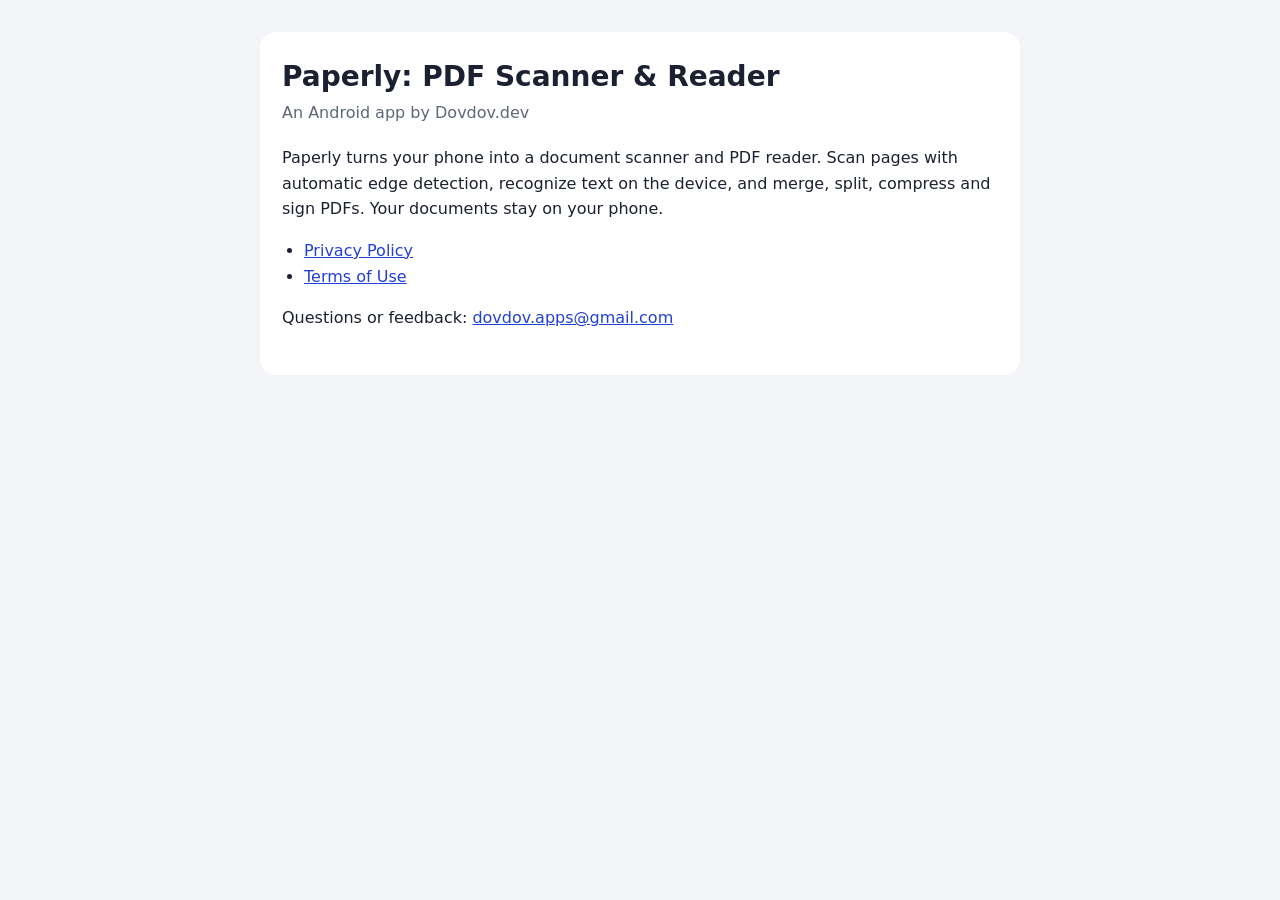
<file: index.html>
<!doctype html>
<html lang="en">
<head>
<meta charset="utf-8">
<meta name="viewport" content="width=device-width, initial-scale=1">
<title>Paperly: PDF Scanner &amp; Reader</title>
<meta name="description" content="Paperly is an offline document scanner and PDF reader for Android by Dovdov.dev.">
<link rel="stylesheet" href="style.css">
</head>
<body>
<main>
  <h1>Paperly: PDF Scanner &amp; Reader</h1>
  <p class="meta">An Android app by Dovdov.dev</p>
  <p>Paperly turns your phone into a document scanner and PDF reader. Scan pages with automatic edge detection, recognize text on the device, and merge, split, compress and sign PDFs. Your documents stay on your phone.</p>
  <ul>
    <li><a href="privacy/">Privacy Policy</a></li>
    <li><a href="terms/">Terms of Use</a></li>
  </ul>
  <p>Questions or feedback: <a href="mailto:dovdov.apps@gmail.com">dovdov.apps@gmail.com</a></p>
</main>
</body>
</html>
</file>
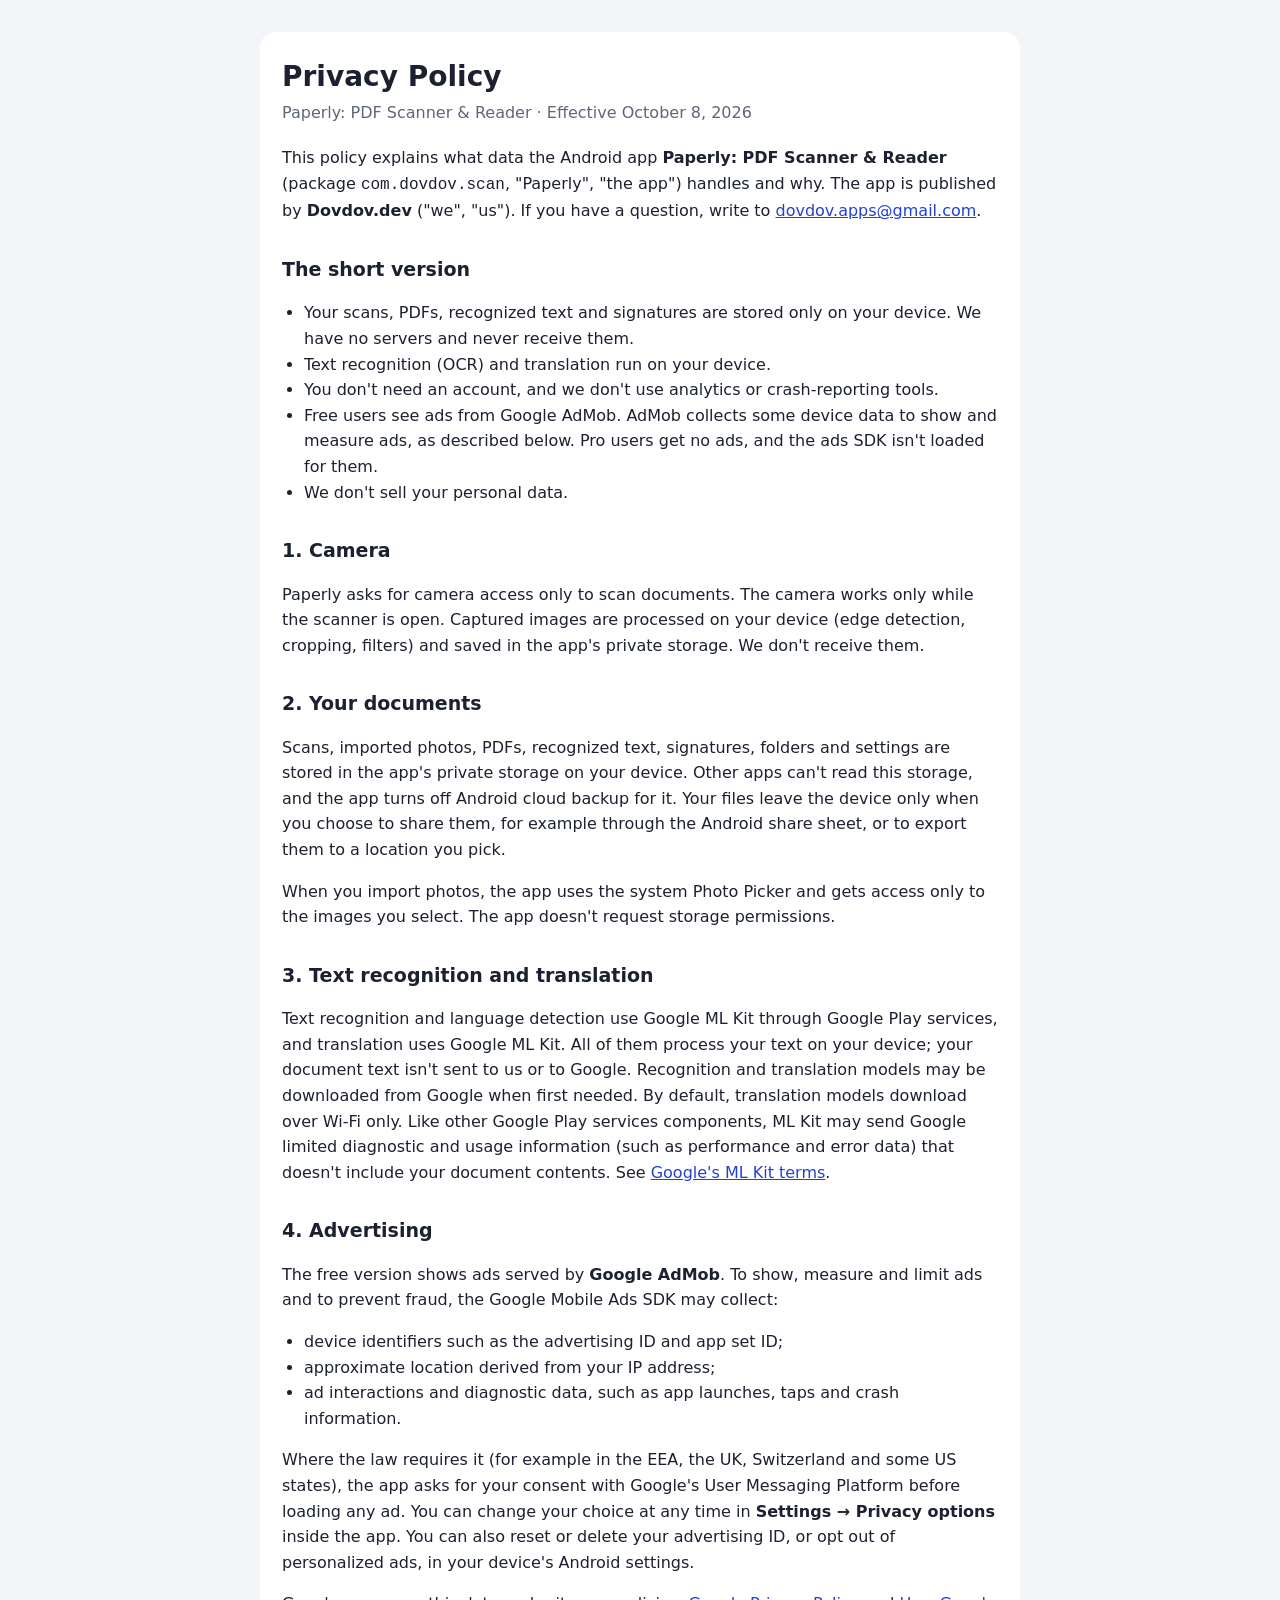
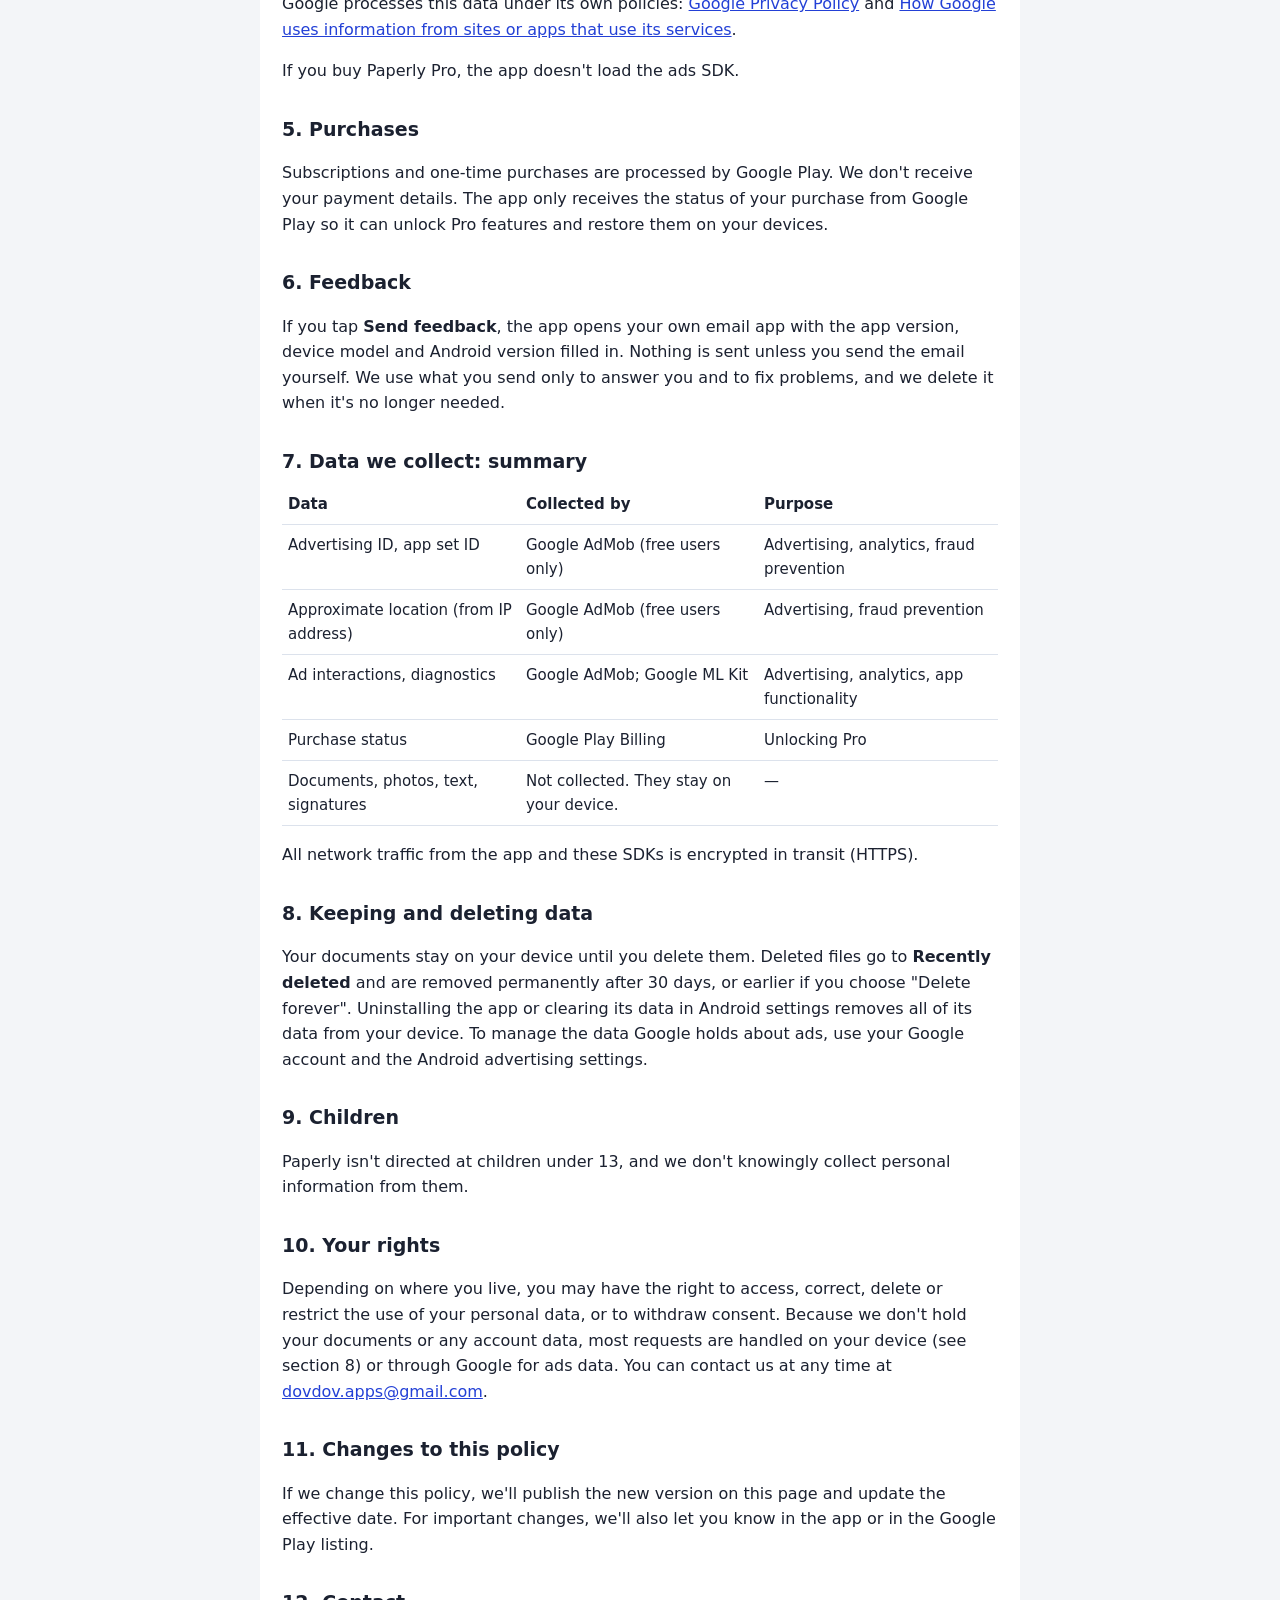
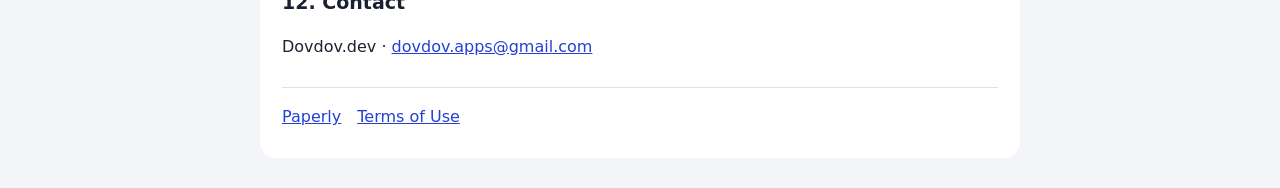
<file: privacy/index.html>
<!doctype html>
<html lang="en">
<head>
<meta charset="utf-8">
<meta name="viewport" content="width=device-width, initial-scale=1">
<title>Paperly Privacy Policy</title>
<meta name="description" content="How Paperly: PDF Scanner & Reader handles your data.">
<link rel="stylesheet" href="../style.css">
</head>
<body>
<main>
  <h1>Privacy Policy</h1>
  <p class="meta">Paperly: PDF Scanner &amp; Reader · Effective October 8, 2026</p>

  <p>This policy explains what data the Android app <strong>Paperly: PDF Scanner &amp; Reader</strong> (package <code>com.dovdov.scan</code>, "Paperly", "the app") handles and why. The app is published by <strong>Dovdov.dev</strong> ("we", "us"). If you have a question, write to <a href="mailto:dovdov.apps@gmail.com">dovdov.apps@gmail.com</a>.</p>

  <h2>The short version</h2>
  <ul>
    <li>Your scans, PDFs, recognized text and signatures are stored only on your device. We have no servers and never receive them.</li>
    <li>Text recognition (OCR) and translation run on your device.</li>
    <li>You don't need an account, and we don't use analytics or crash-reporting tools.</li>
    <li>Free users see ads from Google AdMob. AdMob collects some device data to show and measure ads, as described below. Pro users get no ads, and the ads SDK isn't loaded for them.</li>
    <li>We don't sell your personal data.</li>
  </ul>

  <h2>1. Camera</h2>
  <p>Paperly asks for camera access only to scan documents. The camera works only while the scanner is open. Captured images are processed on your device (edge detection, cropping, filters) and saved in the app's private storage. We don't receive them.</p>

  <h2>2. Your documents</h2>
  <p>Scans, imported photos, PDFs, recognized text, signatures, folders and settings are stored in the app's private storage on your device. Other apps can't read this storage, and the app turns off Android cloud backup for it. Your files leave the device only when you choose to share them, for example through the Android share sheet, or to export them to a location you pick.</p>
  <p>When you import photos, the app uses the system Photo Picker and gets access only to the images you select. The app doesn't request storage permissions.</p>

  <h2>3. Text recognition and translation</h2>
  <p>Text recognition and language detection use Google ML Kit through Google Play services, and translation uses Google ML Kit. All of them process your text on your device; your document text isn't sent to us or to Google. Recognition and translation models may be downloaded from Google when first needed. By default, translation models download over Wi-Fi only. Like other Google Play services components, ML Kit may send Google limited diagnostic and usage information (such as performance and error data) that doesn't include your document contents. See <a href="https://developers.google.com/ml-kit/terms">Google's ML Kit terms</a>.</p>

  <h2>4. Advertising</h2>
  <p>The free version shows ads served by <strong>Google AdMob</strong>. To show, measure and limit ads and to prevent fraud, the Google Mobile Ads SDK may collect:</p>
  <ul>
    <li>device identifiers such as the advertising ID and app set ID;</li>
    <li>approximate location derived from your IP address;</li>
    <li>ad interactions and diagnostic data, such as app launches, taps and crash information.</li>
  </ul>
  <p>Where the law requires it (for example in the EEA, the UK, Switzerland and some US states), the app asks for your consent with Google's User Messaging Platform before loading any ad. You can change your choice at any time in <strong>Settings → Privacy options</strong> inside the app. You can also reset or delete your advertising ID, or opt out of personalized ads, in your device's Android settings.</p>
  <p>Google processes this data under its own policies: <a href="https://policies.google.com/privacy">Google Privacy Policy</a> and <a href="https://policies.google.com/technologies/partner-sites">How Google uses information from sites or apps that use its services</a>.</p>
  <p>If you buy Paperly Pro, the app doesn't load the ads SDK.</p>

  <h2>5. Purchases</h2>
  <p>Subscriptions and one-time purchases are processed by Google Play. We don't receive your payment details. The app only receives the status of your purchase from Google Play so it can unlock Pro features and restore them on your devices.</p>

  <h2>6. Feedback</h2>
  <p>If you tap <strong>Send feedback</strong>, the app opens your own email app with the app version, device model and Android version filled in. Nothing is sent unless you send the email yourself. We use what you send only to answer you and to fix problems, and we delete it when it's no longer needed.</p>

  <h2>7. Data we collect: summary</h2>
  <div class="table-wrap">
  <table>
    <tr><th>Data</th><th>Collected by</th><th>Purpose</th></tr>
    <tr><td>Advertising ID, app set ID</td><td>Google AdMob (free users only)</td><td>Advertising, analytics, fraud prevention</td></tr>
    <tr><td>Approximate location (from IP address)</td><td>Google AdMob (free users only)</td><td>Advertising, fraud prevention</td></tr>
    <tr><td>Ad interactions, diagnostics</td><td>Google AdMob; Google ML Kit</td><td>Advertising, analytics, app functionality</td></tr>
    <tr><td>Purchase status</td><td>Google Play Billing</td><td>Unlocking Pro</td></tr>
    <tr><td>Documents, photos, text, signatures</td><td>Not collected. They stay on your device.</td><td>—</td></tr>
  </table>
  </div>
  <p>All network traffic from the app and these SDKs is encrypted in transit (HTTPS).</p>

  <h2>8. Keeping and deleting data</h2>
  <p>Your documents stay on your device until you delete them. Deleted files go to <strong>Recently deleted</strong> and are removed permanently after 30 days, or earlier if you choose "Delete forever". Uninstalling the app or clearing its data in Android settings removes all of its data from your device. To manage the data Google holds about ads, use your Google account and the Android advertising settings.</p>

  <h2>9. Children</h2>
  <p>Paperly isn't directed at children under 13, and we don't knowingly collect personal information from them.</p>

  <h2>10. Your rights</h2>
  <p>Depending on where you live, you may have the right to access, correct, delete or restrict the use of your personal data, or to withdraw consent. Because we don't hold your documents or any account data, most requests are handled on your device (see section 8) or through Google for ads data. You can contact us at any time at <a href="mailto:dovdov.apps@gmail.com">dovdov.apps@gmail.com</a>.</p>

  <h2>11. Changes to this policy</h2>
  <p>If we change this policy, we'll publish the new version on this page and update the effective date. For important changes, we'll also let you know in the app or in the Google Play listing.</p>

  <h2>12. Contact</h2>
  <p>Dovdov.dev · <a href="mailto:dovdov.apps@gmail.com">dovdov.apps@gmail.com</a></p>

  <nav><a href="../">Paperly</a><a href="../terms/">Terms of Use</a></nav>
</main>
</body>
</html>
</file>
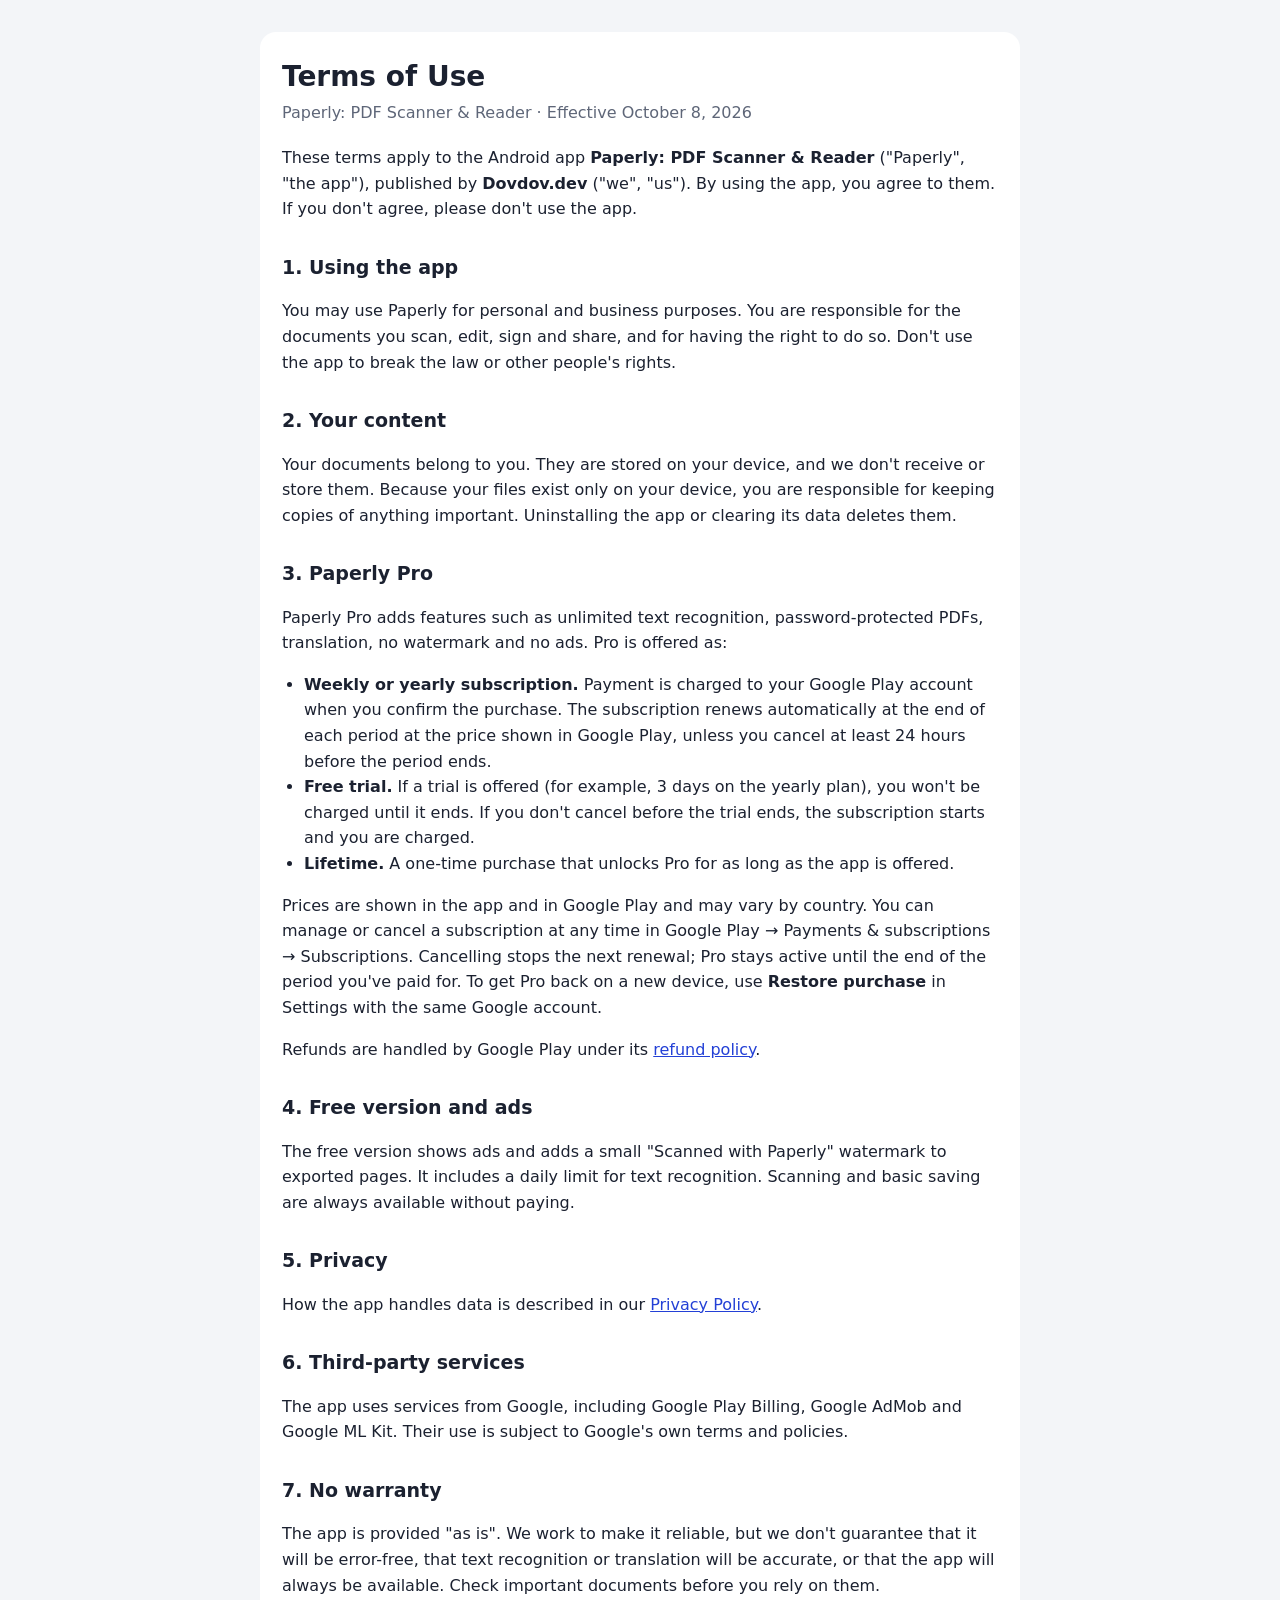
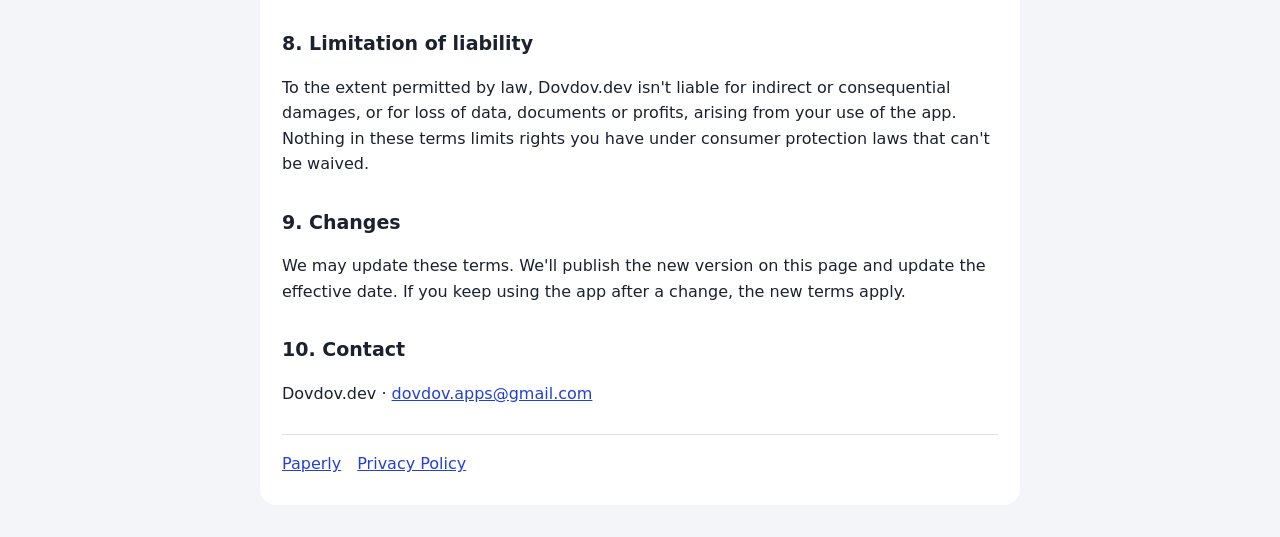
<file: terms/index.html>
<!doctype html>
<html lang="en">
<head>
<meta charset="utf-8">
<meta name="viewport" content="width=device-width, initial-scale=1">
<title>Paperly Terms of Use</title>
<meta name="description" content="Terms of use for Paperly: PDF Scanner & Reader.">
<link rel="stylesheet" href="../style.css">
</head>
<body>
<main>
  <h1>Terms of Use</h1>
  <p class="meta">Paperly: PDF Scanner &amp; Reader · Effective October 8, 2026</p>

  <p>These terms apply to the Android app <strong>Paperly: PDF Scanner &amp; Reader</strong> ("Paperly", "the app"), published by <strong>Dovdov.dev</strong> ("we", "us"). By using the app, you agree to them. If you don't agree, please don't use the app.</p>

  <h2>1. Using the app</h2>
  <p>You may use Paperly for personal and business purposes. You are responsible for the documents you scan, edit, sign and share, and for having the right to do so. Don't use the app to break the law or other people's rights.</p>

  <h2>2. Your content</h2>
  <p>Your documents belong to you. They are stored on your device, and we don't receive or store them. Because your files exist only on your device, you are responsible for keeping copies of anything important. Uninstalling the app or clearing its data deletes them.</p>

  <h2>3. Paperly Pro</h2>
  <p>Paperly Pro adds features such as unlimited text recognition, password-protected PDFs, translation, no watermark and no ads. Pro is offered as:</p>
  <ul>
    <li><strong>Weekly or yearly subscription.</strong> Payment is charged to your Google Play account when you confirm the purchase. The subscription renews automatically at the end of each period at the price shown in Google Play, unless you cancel at least 24 hours before the period ends.</li>
    <li><strong>Free trial.</strong> If a trial is offered (for example, 3 days on the yearly plan), you won't be charged until it ends. If you don't cancel before the trial ends, the subscription starts and you are charged.</li>
    <li><strong>Lifetime.</strong> A one-time purchase that unlocks Pro for as long as the app is offered.</li>
  </ul>
  <p>Prices are shown in the app and in Google Play and may vary by country. You can manage or cancel a subscription at any time in Google Play → Payments &amp; subscriptions → Subscriptions. Cancelling stops the next renewal; Pro stays active until the end of the period you've paid for. To get Pro back on a new device, use <strong>Restore purchase</strong> in Settings with the same Google account.</p>
  <p>Refunds are handled by Google Play under its <a href="https://support.google.com/googleplay/answer/2479637">refund policy</a>.</p>

  <h2>4. Free version and ads</h2>
  <p>The free version shows ads and adds a small "Scanned with Paperly" watermark to exported pages. It includes a daily limit for text recognition. Scanning and basic saving are always available without paying.</p>

  <h2>5. Privacy</h2>
  <p>How the app handles data is described in our <a href="../privacy/">Privacy Policy</a>.</p>

  <h2>6. Third-party services</h2>
  <p>The app uses services from Google, including Google Play Billing, Google AdMob and Google ML Kit. Their use is subject to Google's own terms and policies.</p>

  <h2>7. No warranty</h2>
  <p>The app is provided "as is". We work to make it reliable, but we don't guarantee that it will be error-free, that text recognition or translation will be accurate, or that the app will always be available. Check important documents before you rely on them.</p>

  <h2>8. Limitation of liability</h2>
  <p>To the extent permitted by law, Dovdov.dev isn't liable for indirect or consequential damages, or for loss of data, documents or profits, arising from your use of the app. Nothing in these terms limits rights you have under consumer protection laws that can't be waived.</p>

  <h2>9. Changes</h2>
  <p>We may update these terms. We'll publish the new version on this page and update the effective date. If you keep using the app after a change, the new terms apply.</p>

  <h2>10. Contact</h2>
  <p>Dovdov.dev · <a href="mailto:dovdov.apps@gmail.com">dovdov.apps@gmail.com</a></p>

  <nav><a href="../">Paperly</a><a href="../privacy/">Privacy Policy</a></nav>
</main>
</body>
</html>
</file>
<file: style.css>
:root {
  --carbon: #2340D6;
  --ink: #1B2130;
  --soft: #5E6678;
  --line: #DCE2EC;
  --paper: #F3F5F8;
  --card: #FFFFFF;
}
@media (prefers-color-scheme: dark) {
  :root {
    --carbon: #8FA2FF;
    --ink: #E8ECF4;
    --soft: #A6AEC0;
    --line: #2C3345;
    --paper: #12161F;
    --card: #1B2130;
  }
}
* { box-sizing: border-box; }
body {
  margin: 0;
  background: var(--paper);
  color: var(--ink);
  font: 16px/1.6 "Onest", system-ui, -apple-system, "Segoe UI", Roboto, sans-serif;
}
main {
  max-width: 760px;
  margin: 32px auto;
  padding: 28px 22px;
  background: var(--card);
  border-radius: 16px;
}
@media (max-width: 800px) { main { margin: 0; border-radius: 0; } }
h1 { font-size: 28px; line-height: 1.2; margin: 0 0 6px; }
h2 { font-size: 19px; margin: 30px 0 8px; }
p, li { color: var(--ink); }
.meta { color: var(--soft); margin: 0 0 20px; }
a { color: var(--carbon); }
ul { padding-left: 22px; }
table { width: 100%; border-collapse: collapse; font-size: 15px; }
th, td { text-align: left; vertical-align: top; padding: 8px 6px; border-bottom: 1px solid var(--line); }
.table-wrap { overflow-x: auto; }
nav { display: flex; gap: 16px; flex-wrap: wrap; margin-top: 28px; padding-top: 16px; border-top: 1px solid var(--line); color: var(--soft); }
</file>
